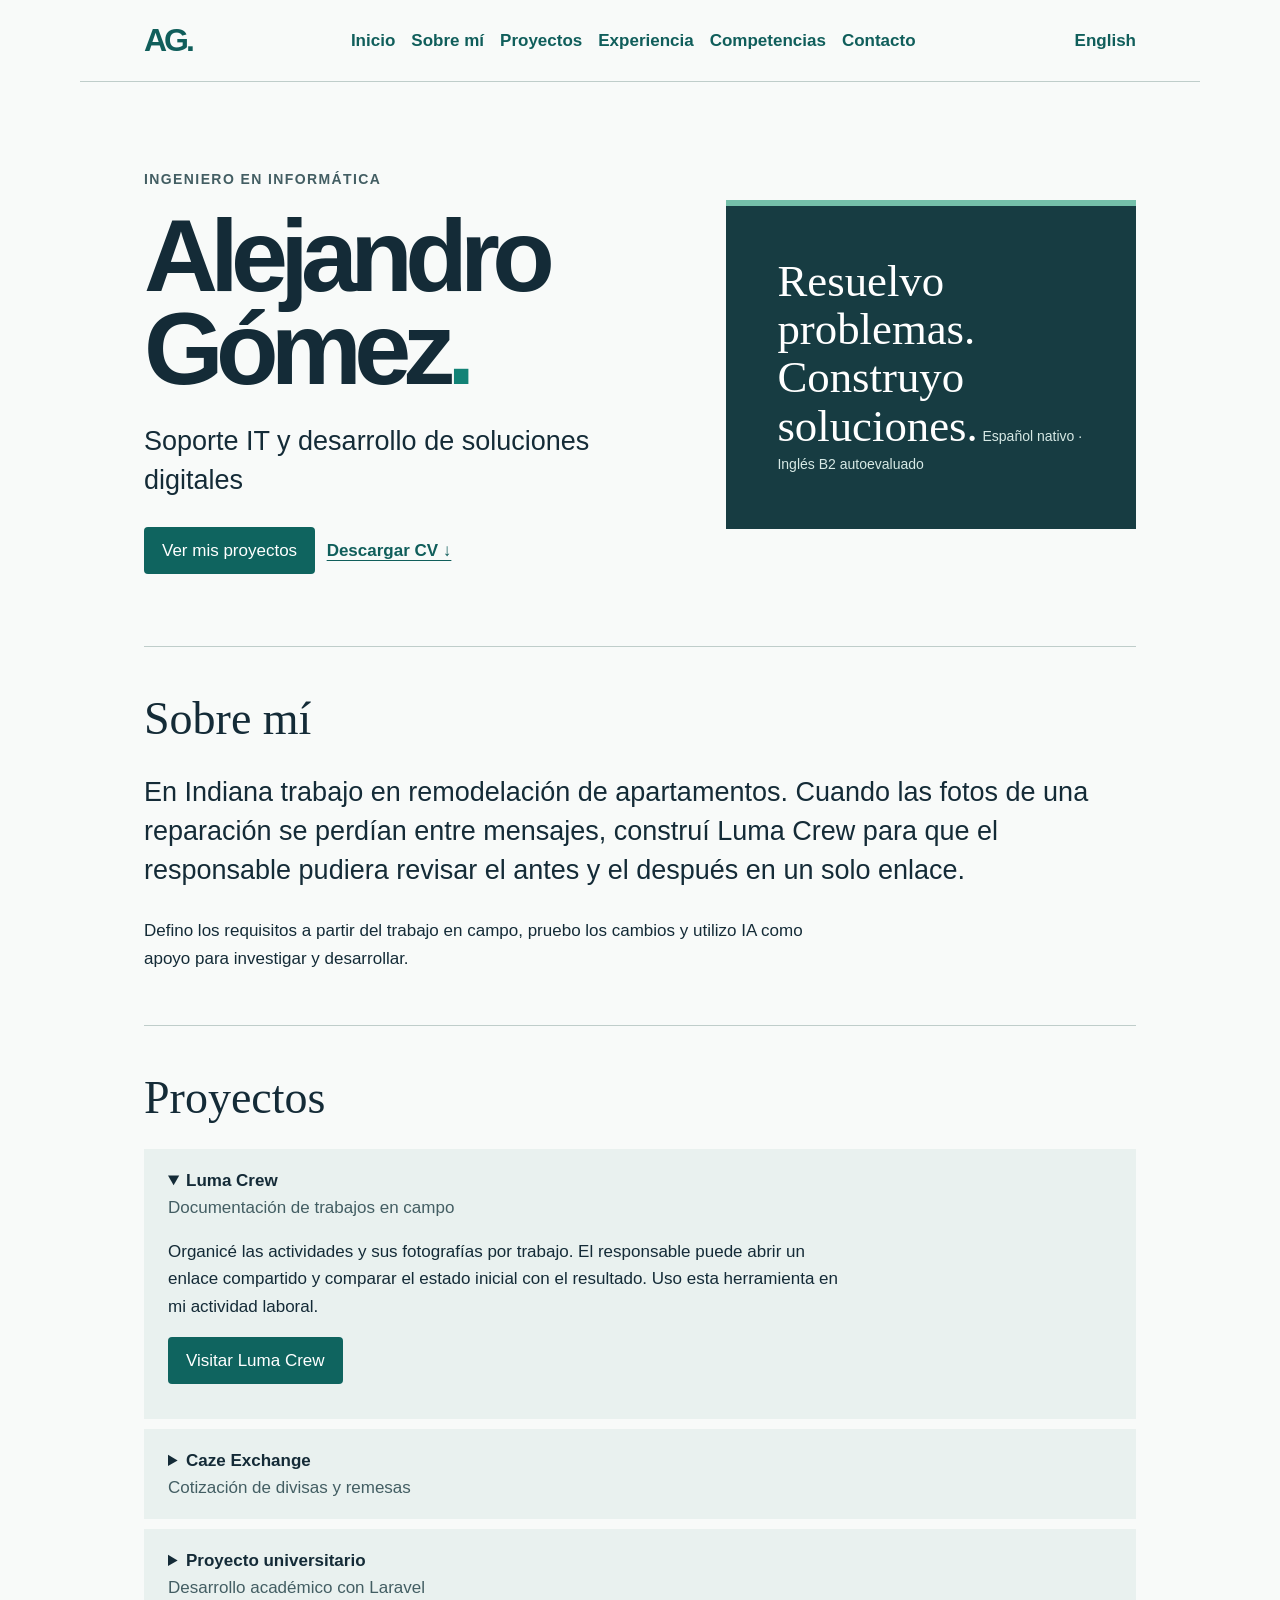
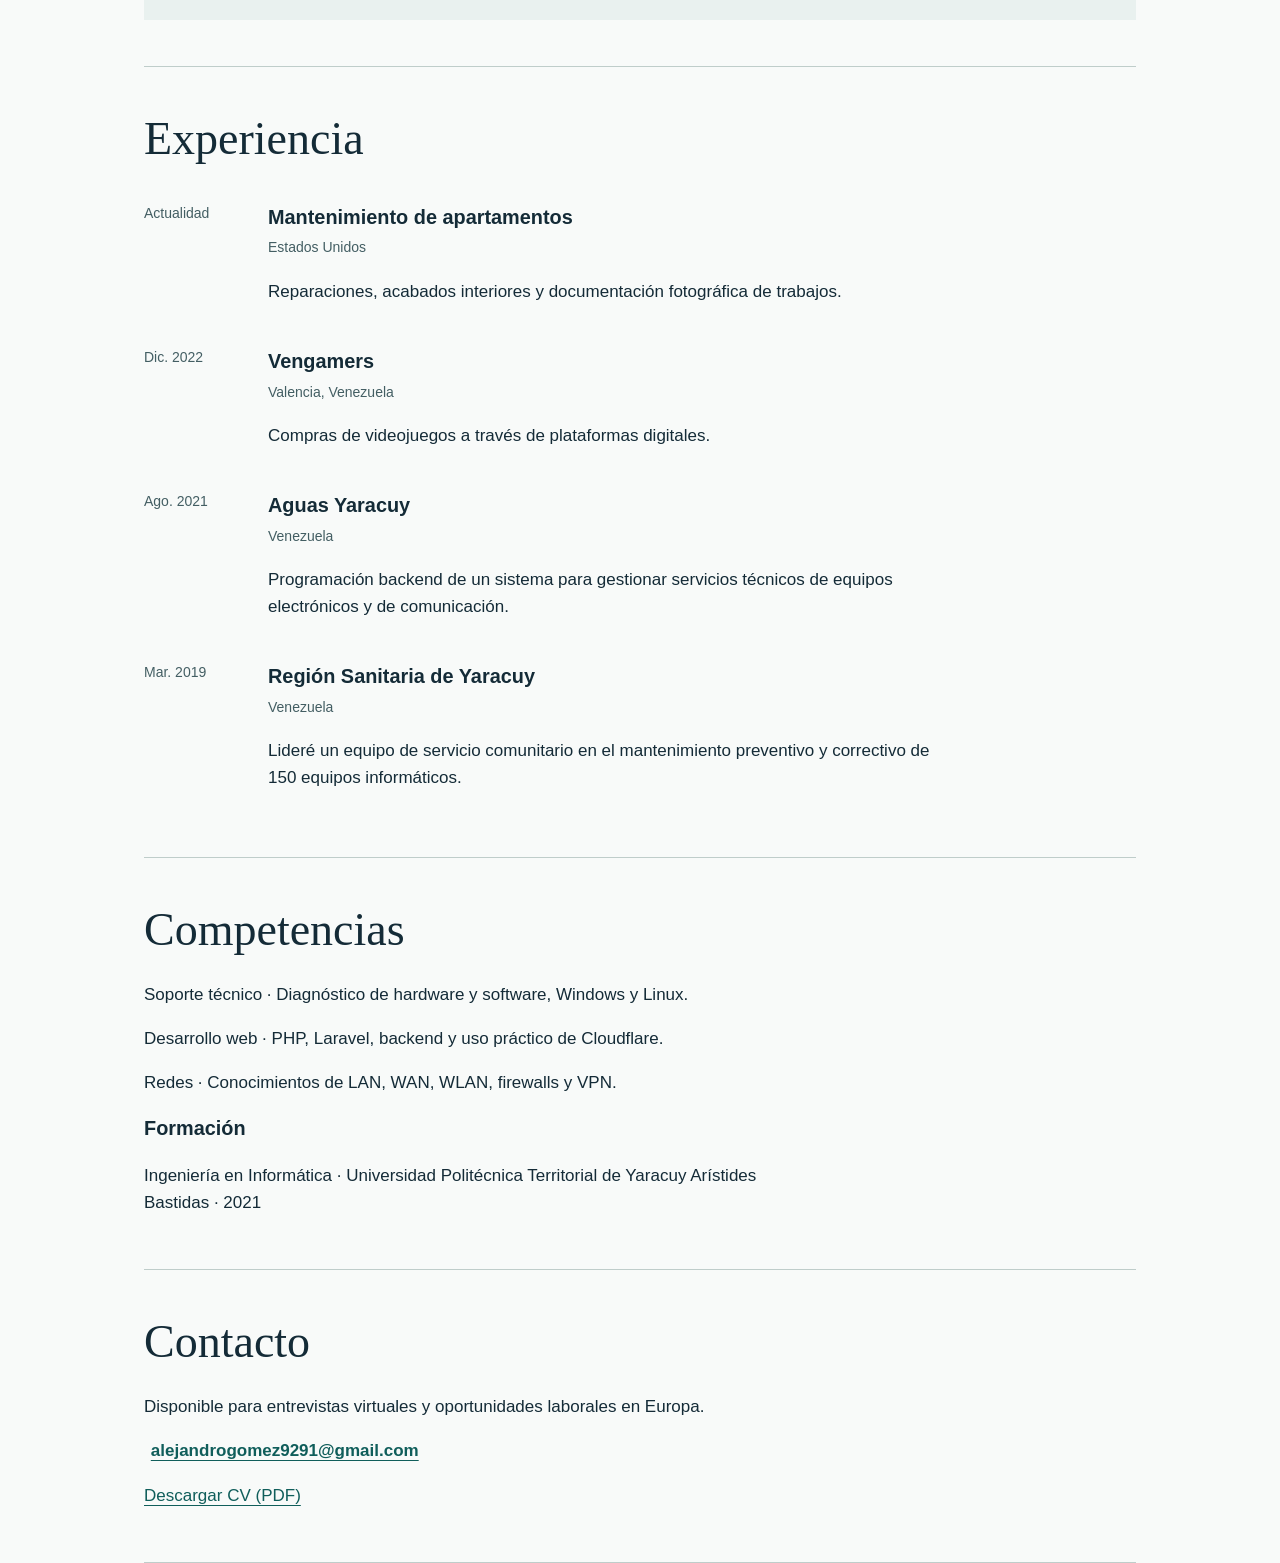
<file: index.html>
<!doctype html>
<html lang="es">
  <head>
    <meta charset="utf-8">
    <meta name="viewport" content="width=device-width, initial-scale=1">

    <title>Alejandro Gómez | Soporte IT y desarrollo de soluciones digitales</title>
    <meta
      name="description"
      content="Ingeniero en Informática. Soporte IT y desarrollo de soluciones digitales."
    >

    <meta property="og:title" content="Alejandro Gómez | Soporte IT y desarrollo de soluciones digitales">
    <meta
      property="og:description"
      content="En Indiana trabajo en remodelación de apartamentos. Cuando las fotos de una reparación se perdían entre mensajes, construí Luma Crew para que el responsable pudiera revisar el antes y el después en un solo enlace."
    >

    <link rel="alternate" hreflang="es" href="index.html">
    <link rel="alternate" hreflang="en" href="en.html">
    <link rel="icon" href="ag.svg">
    <link rel="stylesheet" href="style.css">
  </head>

  <body>
    <header>
      <a class="mark" href="#home" aria-label="Alejandro Gómez">AG.</a>

      <nav aria-label="Navegación principal">
        <a href="#home">Inicio</a>
        <a href="#about">Sobre mí</a>
        <a href="#projects">Proyectos</a>
        <a href="#experience">Experiencia</a>
        <a href="#skills">Competencias</a>
        <a href="#contact">Contacto</a>
      </nav>

      <a href="en.html" lang="en">English</a>
    </header>

    <main>
      <section id="home" class="hero">
        <div>
          <p class="label">Ingeniero en Informática</p>
          <h1>Alejandro<br>Gómez<span>.</span></h1>
          <p class="sub">Soporte IT y desarrollo de soluciones digitales</p>
          <a class="btn" href="#projects">Ver mis proyectos</a>
          <a class="link" href="cv-es.pdf" download>Descargar CV ↓</a>
        </div>

        <aside>
          <strong>Resuelvo problemas.<br>Construyo soluciones.</strong>
          
          <small>Español nativo · Inglés B2 autoevaluado</small>
        </aside>
      </section>

      <section id="about">
        <h2>Sobre mí</h2>
        <p class="lead">
          En Indiana trabajo en remodelación de apartamentos. Cuando las fotos de una reparación
          se perdían entre mensajes, construí Luma Crew para que el responsable pudiera revisar
          el antes y el después en un solo enlace.
        </p>
        <p>
          Defino los requisitos a partir del trabajo en campo, pruebo los cambios y utilizo IA
          como apoyo para investigar y desarrollar.
        </p>
      </section>

      <section id="projects">
        <h2>Proyectos</h2>

        <details open>
          <summary>
            <strong>Luma Crew</strong>
            <span>Documentación de trabajos en campo</span>
          </summary>
          <p>
            Organicé las actividades y sus fotografías por trabajo. El responsable puede abrir
            un enlace compartido y comparar el estado inicial con el resultado. Uso esta
            herramienta en mi actividad laboral.
          </p>
          <p><a class="btn" href="https://lumacrew.pages.dev/">Visitar Luma Crew</a></p>
        </details>

        <details>
          <summary>
            <strong>Caze Exchange</strong>
            <span>Cotización de divisas y remesas</span>
          </summary>
          <p>
            Desarrollé una aplicación para consultar y comunicar cotizaciones. Usé herramientas
            de IA como apoyo durante el desarrollo.
          </p>
          <p>
            <a class="btn" href="https://cazeexchange.pages.dev/#inicio">Visitar Caze Exchange ↗</a>
          </p>
        </details>

        <details>
          <summary>
            <strong>Proyecto universitario</strong>
            <span>Desarrollo académico con Laravel</span>
          </summary>
          <p>Trabajé con Laravel durante la carrera de Ingeniería en Informática en Venezuela.</p>
        </details>
      </section>

      <section id="experience">
        <h2>Experiencia</h2>

        <article>
          <small>Actualidad</small>
          <div>
            <h3>Mantenimiento de apartamentos</h3>
            <small>Estados Unidos</small>
            <p>Reparaciones, acabados interiores y documentación fotográfica de trabajos.</p>
          </div>
        </article>

        <article>
          <small>Dic. 2022</small>
          <div>
            <h3>Vengamers</h3>
            <small>Valencia, Venezuela</small>
            <p>Compras de videojuegos a través de plataformas digitales.</p>
          </div>
        </article>

        <article>
          <small>Ago. 2021</small>
          <div>
            <h3>Aguas Yaracuy</h3>
            <small>Venezuela</small>
            <p>
              Programación backend de un sistema para gestionar servicios técnicos de equipos
              electrónicos y de comunicación.
            </p>
          </div>
        </article>

        <article>
          <small>Mar. 2019</small>
          <div>
            <h3>Región Sanitaria de Yaracuy</h3>
            <small>Venezuela</small>
            <p>
              Lideré un equipo de servicio comunitario en el mantenimiento preventivo y
              correctivo de 150 equipos informáticos.
            </p>
          </div>
        </article>
      </section>

      <section id="skills">
        <h2>Competencias</h2>
        <p>Soporte técnico · Diagnóstico de hardware y software, Windows y Linux.</p>
        <p>Desarrollo web · PHP, Laravel, backend y uso práctico de Cloudflare.</p>
        <p>Redes · Conocimientos de LAN, WAN, WLAN, firewalls y VPN.</p>

        <h3>Formación</h3>
        <p>
          Ingeniería en Informática · Universidad Politécnica Territorial de Yaracuy Arístides
          Bastidas · 2021
        </p>
      </section>

      <section id="contact">
        <h2>Contacto</h2>
        <p>Disponible para entrevistas virtuales y oportunidades laborales en Europa.</p>
        <a class="link" href="mailto:alejandrogomez9291@gmail.com">
          alejandrogomez9291@gmail.com
        </a>
        <p><a href="cv-es.pdf" download>Descargar CV (PDF)</a></p>
      </section>
    </main>
  </body>
</html>
</file>
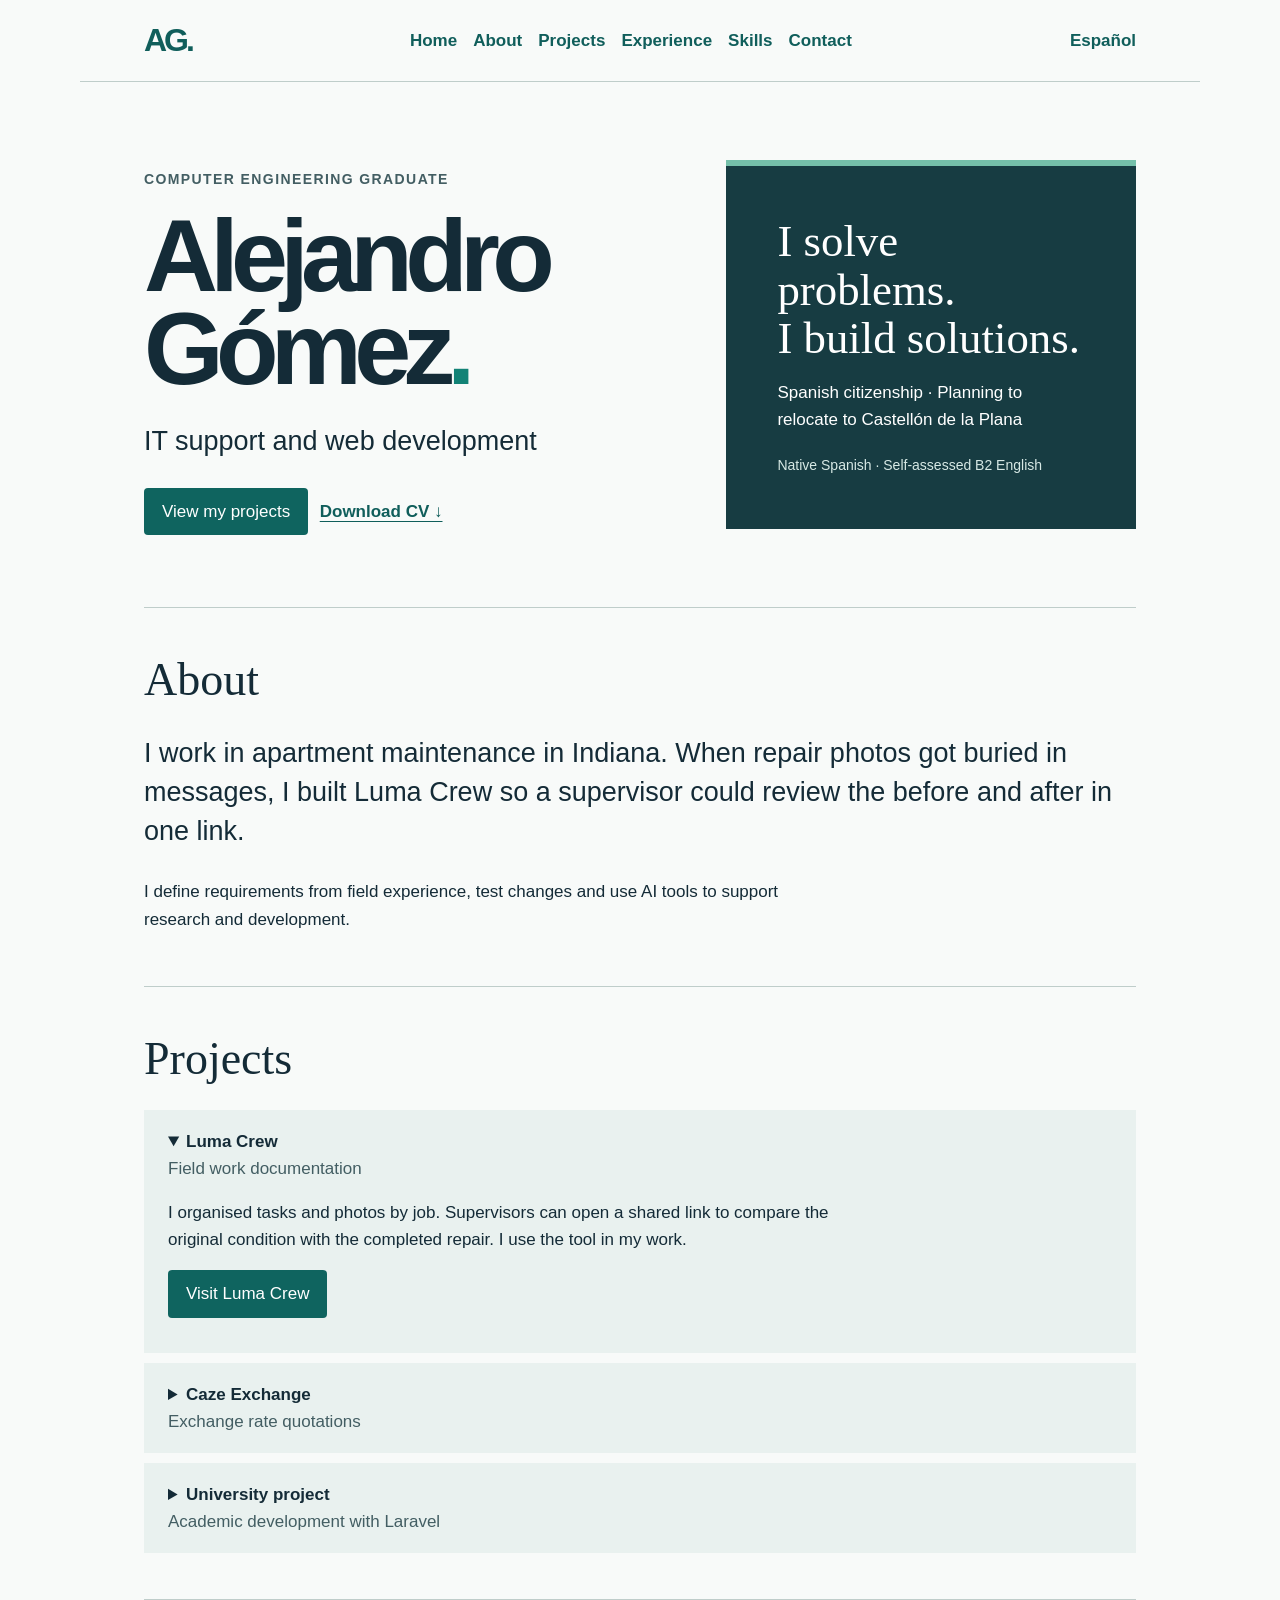
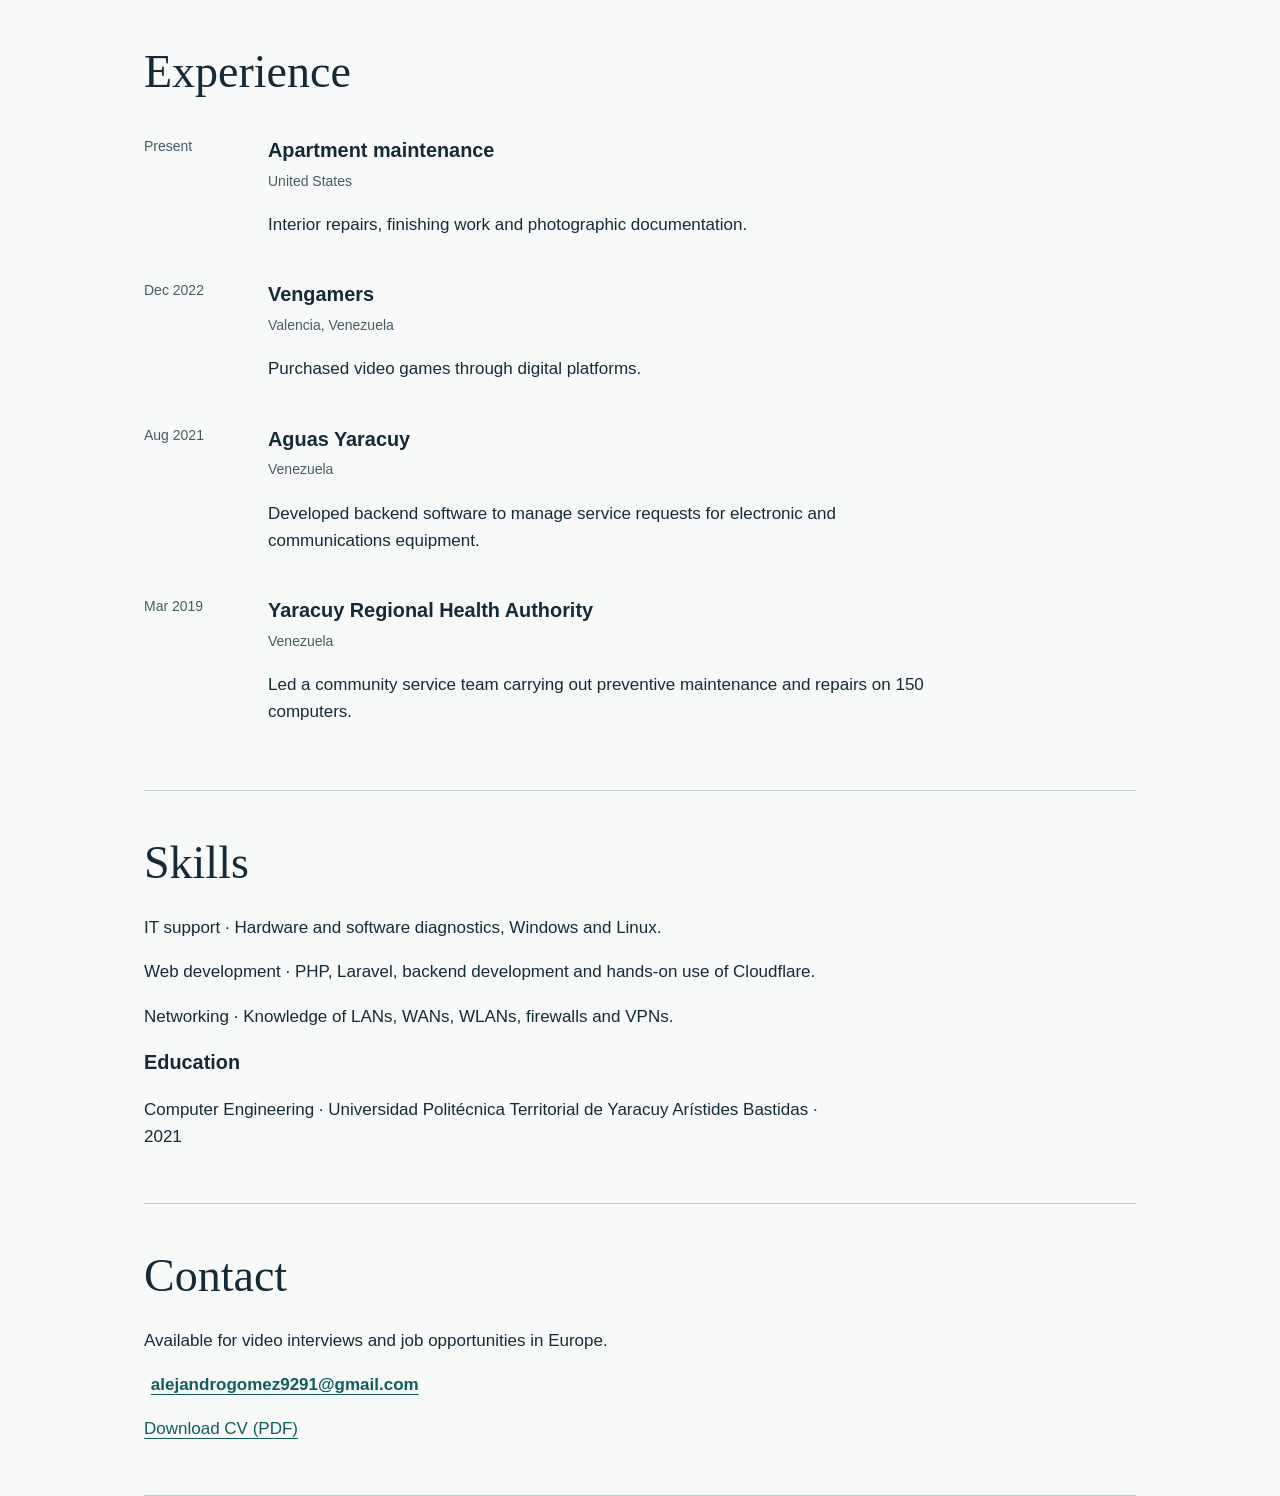
<file: en.html>
<!doctype html>
<html lang="en">
  <head>
    <meta charset="utf-8">
    <meta name="viewport" content="width=device-width, initial-scale=1">

    <title>Alejandro Gómez | IT support and web development</title>
    <meta
      name="description"
      content="Computer Engineering graduate. IT support and web development. Spanish citizenship · Planning to relocate to Castellón de la Plana."
    >

    <meta property="og:title" content="Alejandro Gómez | IT support and web development">
    <meta
      property="og:description"
      content="I work in apartment maintenance in Indiana. When repair photos got buried in messages, I built Luma Crew so a supervisor could review the before and after in one link."
    >

    <link rel="alternate" hreflang="es" href="index.html">
    <link rel="alternate" hreflang="en" href="en.html">
    <link rel="icon" href="ag.svg">
    <link rel="stylesheet" href="style.css">
  </head>

  <body>
    <header>
      <a class="mark" href="#home" aria-label="Alejandro Gómez">AG.</a>

      <nav aria-label="Main navigation">
        <a href="#home">Home</a>
        <a href="#about">About</a>
        <a href="#projects">Projects</a>
        <a href="#experience">Experience</a>
        <a href="#skills">Skills</a>
        <a href="#contact">Contact</a>
      </nav>

      <a href="index.html" lang="es">Español</a>
    </header>

    <main>
      <section id="home" class="hero">
        <div>
          <p class="label">Computer Engineering graduate</p>
          <h1>Alejandro<br>Gómez<span>.</span></h1>
          <p class="sub">IT support and web development</p>
          <a class="btn" href="#projects">View my projects</a>
          <a class="link" href="cv-en.pdf" download>Download CV ↓</a>
        </div>

        <aside>
          <strong>I solve problems.<br>I build solutions.</strong>
          <p>Spanish citizenship · Planning to relocate to Castellón de la Plana</p>
          <small>Native Spanish · Self-assessed B2 English</small>
        </aside>
      </section>

      <section id="about">
        <h2>About</h2>
        <p class="lead">
          I work in apartment maintenance in Indiana. When repair photos got buried in messages,
          I built Luma Crew so a supervisor could review the before and after in one link.
        </p>
        <p>
          I define requirements from field experience, test changes and use AI tools to support
          research and development.
        </p>
      </section>

      <section id="projects">
        <h2>Projects</h2>

        <details open>
          <summary>
            <strong>Luma Crew</strong>
            <span>Field work documentation</span>
          </summary>
          <p>
            I organised tasks and photos by job. Supervisors can open a shared link to compare
            the original condition with the completed repair. I use the tool in my work.
          </p>
          <p><a class="btn" href="https://lumacrew.pages.dev/">Visit Luma Crew</a></p>
        </details>

        <details>
          <summary>
            <strong>Caze Exchange</strong>
            <span>Exchange rate quotations</span>
          </summary>
          <p>
            I developed a web application for looking up and communicating currency quotes,
            using AI tools to support development.
          </p>
          <p>
            <a class="btn" href="https://cazeexchange.pages.dev/#inicio">Visit Caze Exchange ↗</a>
          </p>
        </details>

        <details>
          <summary>
            <strong>University project</strong>
            <span>Academic development with Laravel</span>
          </summary>
          <p>I worked with Laravel during my Computer Engineering studies in Venezuela.</p>
        </details>
      </section>

      <section id="experience">
        <h2>Experience</h2>

        <article>
          <small>Present</small>
          <div>
            <h3>Apartment maintenance</h3>
            <small>United States</small>
            <p>Interior repairs, finishing work and photographic documentation.</p>
          </div>
        </article>

        <article>
          <small>Dec 2022</small>
          <div>
            <h3>Vengamers</h3>
            <small>Valencia, Venezuela</small>
            <p>Purchased video games through digital platforms.</p>
          </div>
        </article>

        <article>
          <small>Aug 2021</small>
          <div>
            <h3>Aguas Yaracuy</h3>
            <small>Venezuela</small>
            <p>
              Developed backend software to manage service requests for electronic and
              communications equipment.
            </p>
          </div>
        </article>

        <article>
          <small>Mar 2019</small>
          <div>
            <h3>Yaracuy Regional Health Authority</h3>
            <small>Venezuela</small>
            <p>
              Led a community service team carrying out preventive maintenance and repairs
              on 150 computers.
            </p>
          </div>
        </article>
      </section>

      <section id="skills">
        <h2>Skills</h2>
        <p>IT support · Hardware and software diagnostics, Windows and Linux.</p>
        <p>Web development · PHP, Laravel, backend development and hands-on use of Cloudflare.</p>
        <p>Networking · Knowledge of LANs, WANs, WLANs, firewalls and VPNs.</p>

        <h3>Education</h3>
        <p>
          Computer Engineering · Universidad Politécnica Territorial de Yaracuy Arístides Bastidas
          · 2021
        </p>
      </section>

      <section id="contact">
        <h2>Contact</h2>
        <p>Available for video interviews and job opportunities in Europe.</p>
        <a class="link" href="mailto:alejandrogomez9291@gmail.com">
          alejandrogomez9291@gmail.com
        </a>
        <p><a href="cv-en.pdf" download>Download CV (PDF)</a></p>
      </section>
    </main>
  </body>
</html>
</file>
<file: style.css>
* {
  box-sizing: border-box;
}

html {
  scroll-padding-top: 1rem;
}

body {
  margin: 0;
  background: #f8faf9;
  color: #142b37;
  font: 17px/1.6 Inter, "Segoe UI", Arial, sans-serif;
}

header,
main {
  max-width: 1120px;
  margin: auto;
  padding: 0 5%;
}

header {
  display: flex;
  align-items: center;
  justify-content: space-between;
  gap: 1rem;
  min-height: 82px;
  border-bottom: 1px solid #bfcdca;
}

nav {
  display: flex;
  gap: 1rem;
  flex-wrap: wrap;
}

a {
  color: #105e5b;
  text-underline-offset: 4px;
}

header a {
  text-decoration: none;
  font-weight: 650;
}

header a:hover,
summary:hover {
  text-decoration: underline;
}

.mark {
  font-size: 32px;
  letter-spacing: -3px;
}

.hero {
  display: grid;
  grid-template-columns: 1.3fr 1fr;
  align-items: center;
  gap: 5%;
  padding: 72px 0;
}

.label,
small {
  font-size: 14px;
  color: #435e63;
}

.label {
  font-weight: bold;
  text-transform: uppercase;
  letter-spacing: 0.1em;
}

h1 {
  margin: 20px 0;
  font-size: clamp(60px, 8vw, 105px);
  letter-spacing: -0.075em;
  line-height: 0.9;
}

h1 span {
  color: #128276;
}

.sub,
.lead {
  font-size: clamp(20px, 2.5vw, 27px);
  line-height: 1.45;
}

.btn {
  display: inline-block;
  padding: 10px 18px;
  border-radius: 4px;
  background: #0f645f;
  color: white;
  text-decoration: none;
}

.link {
  margin: 0.4em;
  font-weight: 650;
}

aside {
  padding: clamp(24px, 4vw, 52px);
  border-top: 6px solid #75c0aa;
  background: #173c42;
  color: white;
}

aside strong {
  font: normal clamp(32px, 3.5vw, 48px)/1.08 Georgia, serif;
}

aside small {
  color: #d7e9e5;
}

section {
  padding: 36px 0;
  border-bottom: 1px solid #bfcdca;
}

h2 {
  margin: 10px 0 24px;
  font: normal clamp(32px, 4vw, 46px)/1.15 Georgia, serif;
}

h3 {
  margin: 0;
}

details {
  margin: 10px 0;
  padding: 18px 24px;
  background: #e9f1ef;
}

summary {
  cursor: pointer;
}

summary span {
  display: block;
  color: #435e63;
}

article {
  display: grid;
  grid-template-columns: 110px 1fr;
  gap: 14px;
  padding: 12px 0;
}

p {
  max-width: 72ch;
}

a:focus-visible,
summary:focus-visible {
  outline: 3px solid #b5501a;
  outline-offset: 3px;
}

@media (max-width: 760px) {
  header {
    flex-wrap: wrap;
    padding-top: 10px;
    padding-bottom: 12px;
  }

  nav {
    order: 3;
    width: 100%;
    gap: 6px 14px;
    font-size: 14px;
  }

  .hero {
    grid-template-columns: 1fr;
    gap: 28px;
    padding: 35px 0;
  }

  article {
    grid-template-columns: 85px 1fr;
  }

  .link {
    overflow-wrap: anywhere;
  }
}
</file>
